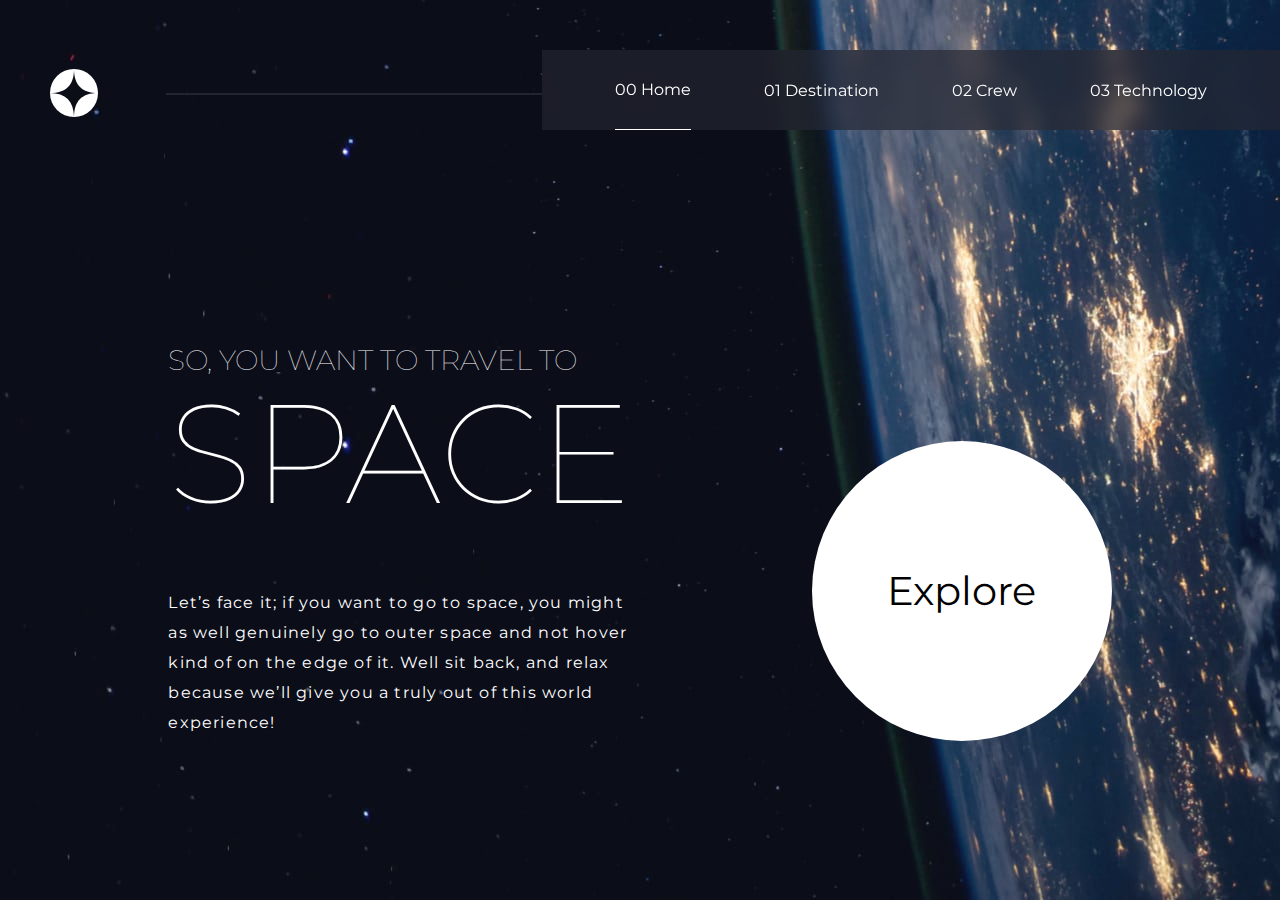
<file: index.html>
<!DOCTYPE html>
<html lang="en">
  <head>
    <meta charset="UTF-8" />
    <meta name="viewport" content="width=device-width, initial-scale=1.0" />
    <link rel="stylesheet" href="./style.css" />
    <link rel="icon" href="./assets/favicon-32x32.png" type="image/png" />
    <title>Space-X</title>
  </head>
  <body>
    <div class="header">
      <div class="logo">
        <svg xmlns="http://www.w3.org/2000/svg" width="48" height="48">
          <g fill="none" fill-rule="evenodd">
            <circle cx="24" cy="24" r="24" fill="#FFF" />
            <path
              fill="#0B0D17"
              d="M24 0c0 16-8 24-24 24 15.718.114 23.718 8.114 24 24 0-16 8-24 24-24-16 0-24-8-24-24z"
            />
          </g>
        </svg>
      </div>
      <ul class="links">
        <li><a class="active" id="home" href="./index.html">00 Home</a></li>
        <li>
          <a id="destination" href="./destination.html">01 Destination</a>
        </li>
        <li><a id="crew" href="./crew.html">02 Crew</a></li>
        <li><a id="tech" href="./tech.html">03 Technology</a></li>
      </ul>
      <div class="iconList" id="iconList22">
        <svg
          id="bar"
          xmlns="http://www.w3.org/2000/svg"
          viewBox="0 0 24 21"
          style="width: 40px; height: auto"
        >
          <g fill="#D0D6F9" fill-rule="evenodd">
            <path d="M0 0h24v3H0z" />
            <path d="M0 9h24v3H0z" />
            <path d="M0 18h24v3H0z" />
          </g>
        </svg>
        <svg
          id="close"
          class="none"
          xmlns="http://www.w3.org/2000/svg"
          viewBox="0 0 24 21"
          style="width: 40px; height: auto"
        >
          <g fill="#D0D6F9" fill-rule="evenodd">
            <path d="M2.575.954l16.97 16.97-2.12 2.122L.455 3.076z" />
            <path d="M.454 17.925L17.424.955l2.122 2.12-16.97 16.97z" />
          </g>
        </svg>
      </div>
    </div>
    <div class="landing">
      <div class="txt">
        <h3>So, you want to travel to</h3>
        <h1>Space</h1>
        <p>
          Let’s face it; if you want to go to space, you might as well genuinely
          go to outer space and not hover kind of on the edge of it. Well sit
          back, and relax because we’ll give you a truly out of this world
          experience!
        </p>
      </div>
      <div class="img">Explore</div>
    </div>
  </body>
  <script src="./main.js"></script>
</html>
</file>
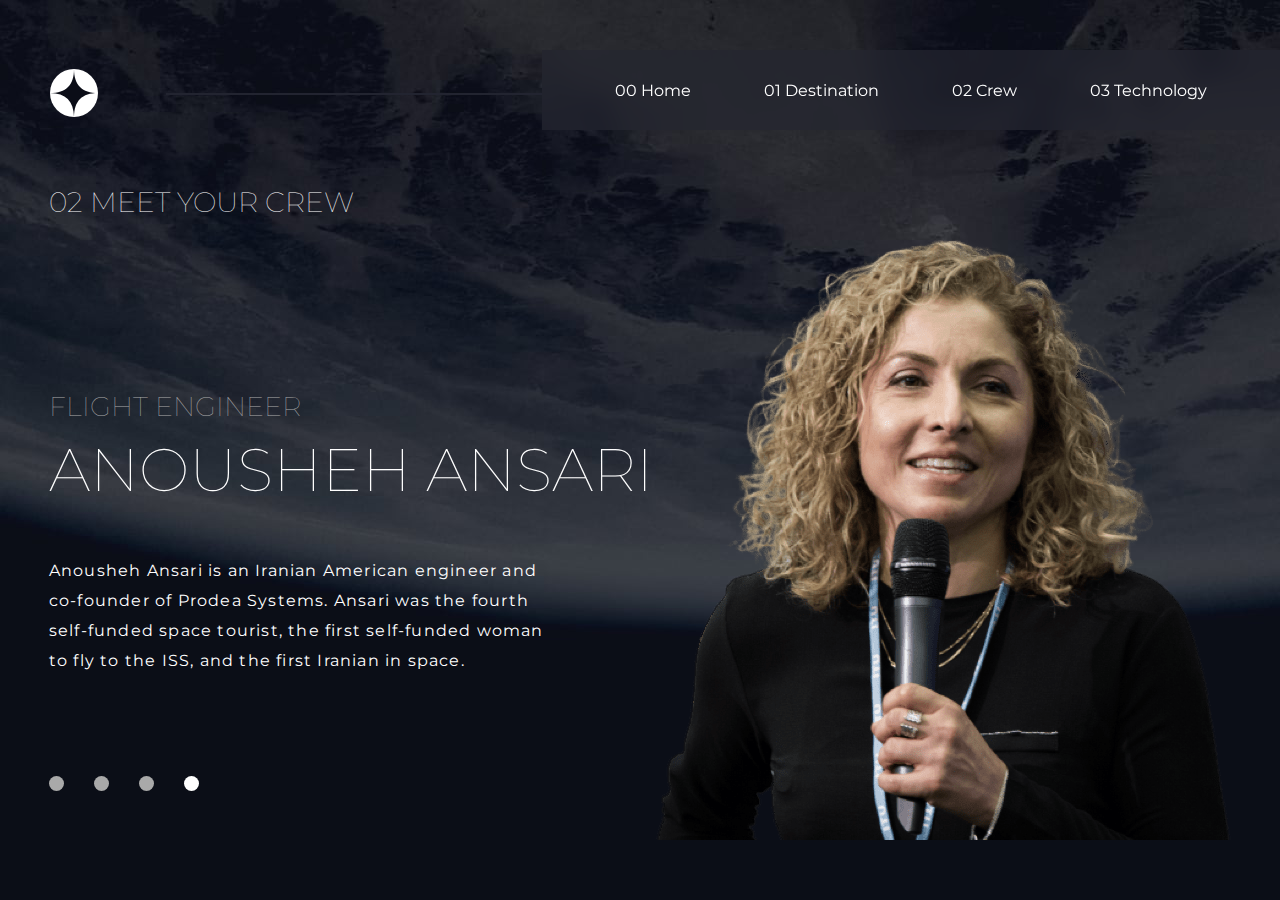
<file: crew.html>
<!DOCTYPE html>
<html lang="en">
  <head>
    <meta charset="UTF-8" />
    <meta name="viewport" content="width=device-width, initial-scale=1.0" />
    <link rel="stylesheet" href="./styleCrew.css" />
    <link rel="icon" href="./assets/favicon-32x32.png" type="image/png" />
    <title>Space-X</title>
  </head>
  <body>
    <div class="header">
      <div class="logo">
        <svg xmlns="http://www.w3.org/2000/svg" width="48" height="48">
          <g fill="none" fill-rule="evenodd">
            <circle cx="24" cy="24" r="24" fill="#FFF" />
            <path
              fill="#0B0D17"
              d="M24 0c0 16-8 24-24 24 15.718.114 23.718 8.114 24 24 0-16 8-24 24-24-16 0-24-8-24-24z"
            />
          </g>
        </svg>
      </div>
      <ul class="links">
        <li><a id="home" href="./index.html">00 Home</a></li>
        <li>
          <a  id="destination" href="./destination.html">01 Destination</a>
        </li>
        <li><a id="crew" href="./crew.html">02 Crew</a></li>
        <li><a id="tech" href="./tech.html">03 Technology</a></li>
      </ul>
      <div class="iconList" id="iconList22">
        <svg
          id="bar"
          xmlns="http://www.w3.org/2000/svg"
          viewBox="0 0 24 21"
          style="width: 40px; height: auto"
        >
          <g fill="#D0D6F9" fill-rule="evenodd">
            <path d="M0 0h24v3H0z" />
            <path d="M0 9h24v3H0z" />
            <path d="M0 18h24v3H0z" />
          </g>
        </svg>
        <svg
          id="close"
          class="none"
          xmlns="http://www.w3.org/2000/svg"
          viewBox="0 0 24 21"
          style="width: 40px; height: auto"
        >
          <g fill="#D0D6F9" fill-rule="evenodd">
            <path d="M2.575.954l16.97 16.97-2.12 2.122L.455 3.076z" />
            <path d="M.454 17.925L17.424.955l2.122 2.12-16.97 16.97z" />
          </g>
        </svg>
      </div>
    </div>
    <div class="landing">
      <div class="txt">
        <h3 class="h3BIG">02 Meet your crew</h3>
        <div class="fle">
          <h2 id="role">Flight Engineer</h2>
          <h1 id="name">Anousheh Ansari</h1>
          <p id="para">
            Anousheh Ansari is an Iranian American engineer and co-founder of
            Prodea Systems. Ansari was the fourth self-funded space tourist, the
            first self-funded woman to fly to the ISS, and the first Iranian in
            space.
          </p>
        </div>
        <ul id="ullist">
          <li class="list" lista="0"></li>
          <li class="list" lista="1"></li>
          <li class="list" lista="2"></li>
          <li class="list acttlist" lista="3"></li>
        </ul>
      </div>
      <div class="img">
        <h3 class="h3Small">02 Meet your crew</h3>

        <img id="imaga" src="./assets/crew/image-anousheh-ansari.png" alt="" />
      </div>
    </div>
  </body>
  <script src="./main.js"></script>
  <script src="./crewMain.js"></script>
</html>
</file>
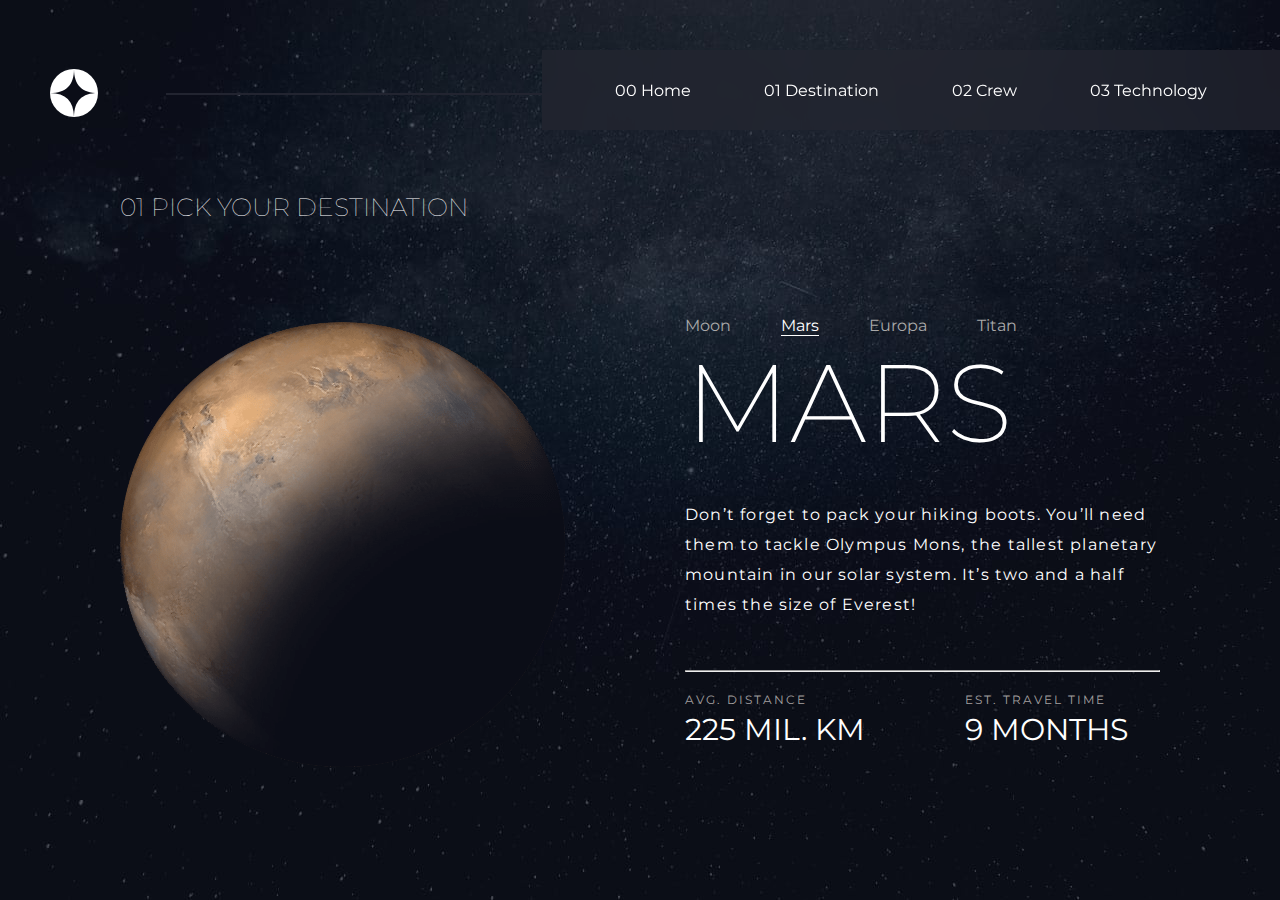
<file: destination.html>
<!DOCTYPE html>
<html lang="en">
  <head>
    <meta charset="UTF-8" />
    <meta name="viewport" content="width=device-width, initial-scale=1.0" />
    <link rel="stylesheet" href="./styleDestintaion.css" />
    <link rel="icon" href="./assets/favicon-32x32.png" type="image/png" />
    <title>Space-X</title>
  </head>
  <body>
    <div class="header">
      <div class="logo">
        <svg xmlns="http://www.w3.org/2000/svg" width="48" height="48">
          <g fill="none" fill-rule="evenodd">
            <circle cx="24" cy="24" r="24" fill="#FFF" />
            <path
              fill="#0B0D17"
              d="M24 0c0 16-8 24-24 24 15.718.114 23.718 8.114 24 24 0-16 8-24 24-24-16 0-24-8-24-24z"
            />
          </g>
        </svg>
      </div>
      <ul class="links">
        <li><a id="home" href="./index.html">00 Home</a></li>
        <li>
          <a  id="destination" href="./destination.html">01 Destination</a>
        </li>
        <li><a id="crew" href="./crew.html">02 Crew</a></li>
        <li><a id="tech" href="./tech.html">03 Technology</a></li>
      </ul>
      <div class="iconList" id="iconList22">
        <svg
          id="bar"
          xmlns="http://www.w3.org/2000/svg"
          viewBox="0 0 24 21"
          style="width: 40px; height: auto"
        >
          <g fill="#D0D6F9" fill-rule="evenodd">
            <path d="M0 0h24v3H0z" />
            <path d="M0 9h24v3H0z" />
            <path d="M0 18h24v3H0z" />
          </g>
        </svg>
        <svg
          id="close"
          class="none"
          xmlns="http://www.w3.org/2000/svg"
          viewBox="0 0 24 21"
          style="width: 40px; height: auto"
        >
          <g fill="#D0D6F9" fill-rule="evenodd">
            <path d="M2.575.954l16.97 16.97-2.12 2.122L.455 3.076z" />
            <path d="M.454 17.925L17.424.955l2.122 2.12-16.97 16.97z" />
          </g>
        </svg>
      </div>
    </div>

    <div class="landing">
      <div class="flex">
        <div class="img">
          <div class="catigory">01 Pick your destination</div>

          <img id="imga" src="./assets/destination/image-mars.png" alt="" />
        </div>
        <div class="txt">
          <ul id="ul">
            <li class="ullis">Moon</li>
            <li class="ullis active">Mars</li>
            <li class="ullis">Europa</li>
            <li class="ullis">Titan</li>
          </ul>
          <h1 id="h1txt">Mars</h1>
          <p id="ptxt">
            Don’t forget to pack your hiking boots. You’ll need them to tackle
            Olympus Mons, the tallest planetary mountain in our solar system.
            It’s two and a half times the size of Everest!
          </p>
          <hr />
          <div class="info">
            <div class="distance">
              <div class="t1">Avg. distance</div>
              <div class="t2">225 mil. km</div>
            </div>
            <div class="travelTime">
              <div class="s1">Est. travel time</div>
              <div class="s2">9 months</div>
            </div>
          </div>
        </div>
      </div>
    </div>
  </body>
  <script src="./main.js"></script>
  <script src="./destinationMain.js"></script>
</html>
</file>
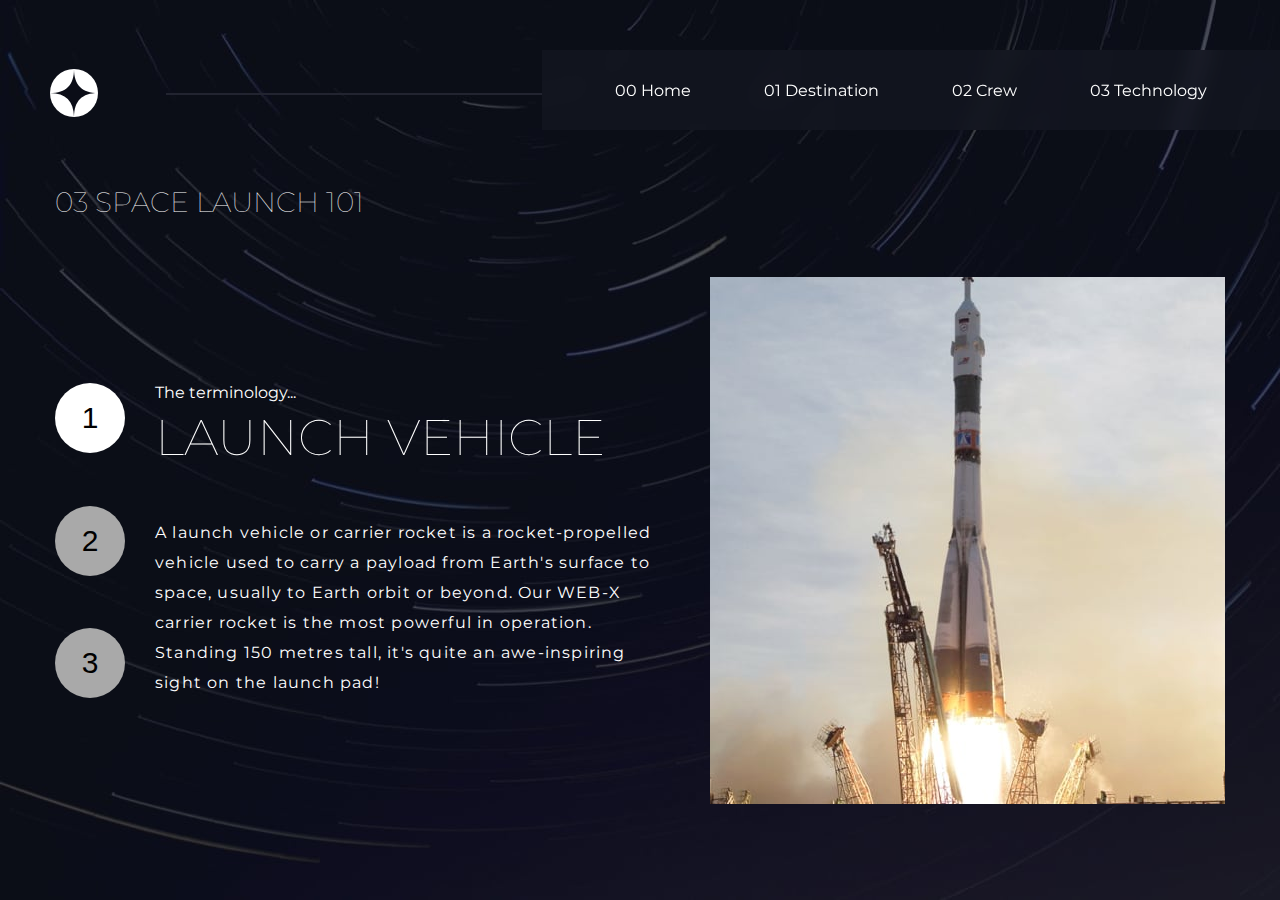
<file: tech.html>
<!DOCTYPE html>
<html lang="en">
  <head>
    <meta charset="UTF-8" />
    <meta name="viewport" content="width=device-width, initial-scale=1.0" />
    <link rel="stylesheet" href="./tech.css" />
    <link rel="icon" href="./assets/favicon-32x32.png" type="image/png" />
    <title>Space-X</title>
  </head>
  <body>
    <div class="header">
      <div class="logo">
        <svg xmlns="http://www.w3.org/2000/svg" width="48" height="48">
          <g fill="none" fill-rule="evenodd">
            <circle cx="24" cy="24" r="24" fill="#FFF" />
            <path
              fill="#0B0D17"
              d="M24 0c0 16-8 24-24 24 15.718.114 23.718 8.114 24 24 0-16 8-24 24-24-16 0-24-8-24-24z"
            />
          </g>
        </svg>
      </div>
      <ul class="links">
        <li><a id="home" href="./index.html">00 Home</a></li>
        <li>
          <a  id="destination" href="./destination.html">01 Destination</a>
        </li>
        <li><a id="crew" href="./crew.html">02 Crew</a></li>
        <li><a id="tech" href="./tech.html">03 Technology</a></li>
      </ul>
      <div class="iconList" id="iconList22">
        <svg
          id="bar"
          xmlns="http://www.w3.org/2000/svg"
          viewBox="0 0 24 21"
          style="width: 40px; height: auto"
        >
          <g fill="#D0D6F9" fill-rule="evenodd">
            <path d="M0 0h24v3H0z" />
            <path d="M0 9h24v3H0z" />
            <path d="M0 18h24v3H0z" />
          </g>
        </svg>
        <svg
          id="close"
          class="none"
          xmlns="http://www.w3.org/2000/svg"
          viewBox="0 0 24 21"
          style="width: 40px; height: auto"
        >
          <g fill="#D0D6F9" fill-rule="evenodd">
            <path d="M2.575.954l16.97 16.97-2.12 2.122L.455 3.076z" />
            <path d="M.454 17.925L17.424.955l2.122 2.12-16.97 16.97z" />
          </g>
        </svg>
      </div>
    </div>
    <h3 class="h3Small">03 Space launch 101</h3>

    <div class="landing">
      <div class="txt">
        <h3 class="h3BIG">03 Space launch 101</h3>
        <div class="list">
          <div class="numbers" id="numbers">
            <button class="list1 acttlist">1</button>
            <button class="list1">2</button>
            <button class="list1">3</button>
          </div>
          <div class="ttxt">
            <div>The terminology...</div>
            <h1 id="h1txt">Launch vehicle</h1>
            <p id="paratxt">
              A launch vehicle or carrier rocket is a rocket-propelled vehicle
              used to carry a payload from Earth's surface to space, usually to
              Earth orbit or beyond. Our WEB-X carrier rocket is the most
              powerful in operation. Standing 150 metres tall, it's quite an
              awe-inspiring sight on the launch pad!
            </p>
          </div>
        </div>
      </div>
      <img id="imgag" src="./" alt="" />
    </div>
  </body>
  <script src="./main.js"></script>
  <script src="./tech.js"></script>
</html>
</file>
<file: style.css>
@import url("https://fonts.googleapis.com/css2?family=Montserrat:ital,wght@0,100..900;1,100..900&display=swap");
* {
  -webkit-box-sizing: border-box;
  -o-box-sizing: border-box;
  -moz-box-sizing: border-box;
  -ms-box-sizing: border-box;
  box-sizing: border-box;
  padding: 0;
  margin: 0;
  list-style: none;
}
body {
  background-image: url(./assets/home/background-home-desktop.jpg);
  color: white;
  font-family: "Montserrat", sans-serif;
  background-repeat: no-repeat;
  background-size: cover;
  background-attachment: fixed;
  li {
    color: darkgray;
  }
}
a {
  text-decoration: none;
  color: white !important;
  text-decoration: none;
  height: 80px;
  display: flex;
  align-items: center;
  width: 100%;
}
a:hover {
  border-bottom: solid 2px white;
}
.header {
  display: flex;
  justify-content: space-between;
  padding: 50px;
  padding-right: 0;
  position: relative;
}
.header li {
  height: 80px;
  display: flex;
  align-items: center;
}
ul.links {
  display: flex;
  justify-content: space-evenly;
  align-items: center;
  width: 60%;
  background-color: #242631a8;
  -webkit-backdrop-filter: blur(10px);
  -o-backdrop-filter: blur(10px);
  -moz-backdrop-filter: blur(10px);
  backdrop-filter: blur(10px);
  height: fit-content;
}

li {
  cursor: pointer;
}
.logo {
  width: 85px;
  height: 85px;
  display: flex;
  align-items: center;
}
.logo img {
  max-width: 100%;
  max-height: 100%;
}
.header:before {
  content: "";
  position: absolute;
  width: 30%;
  height: 2px;
  background: #222430;
  top: 50%;
  left: 13%;
}

.landing {
  display: flex;
  justify-content: space-evenly;
  align-items: center;
  height: 79vh;
}
.landing .txt {
  width: 475px;
}
.landing .txt h1 {
  text-transform: uppercase;
  font-size: 140px;
  font-weight: 100;
  margin-top: -10px;
}
.landing p {
  line-height: 30px;
  letter-spacing: 1.2px;
  margin-top: 50px;
}
.landing h3 {
  font-size: 28px;
  font-weight: 100;
  text-transform: uppercase;
}
.landing .img {
  background: white;
  width: 300px;
  height: 300px;
  border-radius: 200%;
  display: flex;
  align-items: center;
  justify-content: center;
  color: black;
  font-size: 40px;
  position: relative;
  top: 50px;
}
.active {
  color: white;
  border-bottom: solid 1px white;
}
.iconList {
  display: none;
}

.none {
  display: none;
}

.block {
  display: block !important;
}

/* responsive */

@media (max-width: 1100px) {
  body {
    background-image: url(./assets/home/background-home-tablet.jpg);
  }
  .landing .txt h1 {
    font-size: 120px;
  }
  .landing h3 {
    font-size: 24px;
  }
  .landing p {
    line-height: 27px;
    letter-spacing: 1px;
  }
  .landing .img {
    width: 250px;
    height: 250px;
  }
  .header:before {
    display: none;
  }
}
@media (max-width: 600px) {
  body {
    background-image: url(./assets/home/background-home-mobile.jpg);
  }
  .landing .txt h1 {
    font-size: 100px;
  }
  .landing h3 {
    font-size: 20px;
  }
  .landing p {
    line-height: 25px;
    letter-spacing: 1px;
  }
  .landing .img {
    width: 220px;
    height: 220px;
  }
  .landing .txt {
    width: auto;
    padding-left: 30px;
    padding-right: 30px;
  }
}
@media (max-width: 900px) {
  ul.links {
    display: none;
    position: absolute;
    right: 10%;
    top: 70%;
    border-radius: 30px;
    padding: 0 30px;
    z-index: 9999;
  }
  .landing {
    flex-direction: column;
    justify-content: start;
  }
  .landing .txt {
    text-align: center;
  }
  .iconList {
    display: flex;
    align-items: center;
    width: 25%;
    justify-content: space-around;
  }
}
@media (max-width: 400px) {
  .landing .txt h1 {
    font-size: 70px;
  }
  .landing h3 {
    font-size: 14px;
  }
  .landing p {
    line-height: 25px;
    letter-spacing: 0px;
    font-size: 14px;
  }
  .landing .img {
    width: 170px;
    height: 170px;
    font-size: 30px;
  }
  .landing .txt {
    width: auto;
    padding-left: 30px;
    padding-right: 30px;
  }
}
</file>
<file: styleCrew.css>
@import url("https://fonts.googleapis.com/css2?family=Montserrat:ital,wght@0,100..900;1,100..900&display=swap");
* {
  -webkit-box-sizing: border-box;
  -o-box-sizing: border-box;
  -moz-box-sizing: border-box;
  -ms-box-sizing: border-box;
  box-sizing: border-box;
  padding: 0;
  margin: 0;
  list-style: none;
}
body {
  background-image: url(./assets/crew/background-crew-desktop.jpg);
  color: white;
  font-family: "Montserrat", sans-serif;
  background-repeat: no-repeat;
  background-size: cover;
  background-attachment: fixed;
  li {
    color: darkgray;
  }
}

a {
  text-decoration: none;
  color: white !important;
  text-decoration: none;
  color: white;
  height: 80px;
  display: flex;
  align-items: center;
  width: 100%;
}
a:hover {
  border-bottom: solid 2px white;
}
.header li {
  height: 80px;
  display: flex;
  align-items: center;
}
.header {
  display: flex;
  justify-content: space-between;
  padding: 50px;
  padding-right: 0;
  position: relative;
}
ul.links {
  display: flex;
  justify-content: space-evenly;
  align-items: center;
  width: 60%;
  background-color: #242631a8;
  -webkit-backdrop-filter: blur(10px);
  -o-backdrop-filter: blur(10px);
  -moz-backdrop-filter: blur(10px);
  backdrop-filter: blur(10px);
  height: fit-content;
}

li {
  cursor: pointer;
}
.logo {
  width: 85px;
  height: 85px;
  display: flex;
  align-items: center;
}
.logo img {
  max-width: 100%;
  max-height: 100%;
}
.header:before {
  content: "";
  position: absolute;
  width: 30%;
  height: 2px;
  background: #222430;
  top: 50%;
  left: 13%;
}

.landing {
  display: flex;
  justify-content: space-around;
  align-items: center;
  height: 79vh;
  position: relative;
}
.landing .txt {
  width: 510px;
}
.landing .txt h1 {
  text-transform: uppercase;
  font-size: 60px;
  font-weight: 100;
  margin-top: -10px;
  width: 710px;
}
.landing p {
  line-height: 30px;
  letter-spacing: 1.2px;
  margin-top: 50px;
}
.landing h3 {
  font-size: 28px;
  font-weight: 100;
  text-transform: uppercase;
  position: absolute;
  top: 0;
}
.landing h2 {
  text-transform: uppercase;
  font-size: 27px;
  font-weight: 100;
  color: darkgray;
  margin-bottom: 20px;
  margin-top: 100px;
}
.landing ul {
  display: flex;
}
.landing ul li {
  height: 15px;
  width: 15px;
  background-color: darkgray;
  border-radius: 100%;
  border: none;
  margin-right: 30px;
  margin-top: 100px;
}
.iconList {
  display: none;
}
.active {
  color: white;
  border-bottom: solid 1px white;
}
.acttlist {
  background-color: white !important;
}
h3.h3Small {
  display: none;
}

.none {
  display: none;
}

.block {
  display: block !important;
}
/* responsive */

@media (max-width: 1200px) {
  .landing {
    justify-content: space-evenly;
  }
  .landing .txt h1 {
    font-size: 50px;
  }
  .landing h2 {
    font-size: 24px;
  }
  .landing h3 {
    font-size: 24px;
  }
  .landing p {
    line-height: 27px;
    letter-spacing: 1px;
  }
  .img img {
    width: 400px;
  }
}
@media (max-width: 1000px) {
  .header {
    margin-bottom: 100px;
  }
  .header::before {
    display: none;
  }
  .landing {
    flex-direction: column-reverse;
    height: auto;
  }
  .landing .txt {
    text-align: center;
    display: flex;
    flex-direction: column-reverse;
  }
  .landing .txt h1 {
    font-size: 40px;
    width: auto;
  }
  .landing .txt h3 {
    transform: translate(50%, -300%);
  }
  .landing ul {
    justify-content: center;
  }
  .landing ul li {
    margin-top: 60px;
  }
  .landing .txt p {
    line-height: 30px;
    letter-spacing: 0.9px;
    margin-top: 30px;
    margin-bottom: 50px;
  }
}

@media (max-width: 900px) {
  ul.links {
    display: none;
    position: absolute;
    right: 10%;
    top: 70%;
    border-radius: 30px;
    padding: 0 30px;
    z-index: 9999;
  }
  .iconList {
    display: flex;
    align-items: center;
    width: 25%;
    justify-content: space-around;
  }
}

@media (max-width: 599px) {
  .header {
    margin-bottom: 0;
  }
  .landing .txt h1 {
    font-size: 35px;
  }
  .landing h2 {
    font-size: 20px;
  }
  .landing h3.h3BIG {
    display: none;
  }
  .landing h3.h3Small {
    display: block;
    position: inherit;
    text-align: center;
    margin-bottom: 50px;
  }
  .landing .landing p {
    line-height: 25px;
    letter-spacing: 1px;
  }

  .landing .txt {
    width: auto;
    padding-left: 30px;
    padding-right: 30px;
  }
  .landing img {
    width: 300px;
  }
}
@media (max-width: 400px) {
  .landing img {
    width: 250px;
  }
  .landing h3.h3Small {
    font-size: 20px;
  }
}
</file>
<file: styleDestintaion.css>
@import url("https://fonts.googleapis.com/css2?family=Montserrat:ital,wght@0,100..900;1,100..900&display=swap");
* {
  -webkit-box-sizing: border-box;
  -o-box-sizing: border-box;
  -moz-box-sizing: border-box;
  -ms-box-sizing: border-box;
  box-sizing: border-box;
  padding: 0;
  margin: 0;
  list-style: none;
}
body {
  background-image: url(./assets/destination/background-destination-desktop.jpg);
  color: white;
  font-family: "Montserrat", sans-serif;
  background-repeat: no-repeat;
  background-size: cover;
  background-attachment: fixed;
  li {
    color: darkgray;
  }
}
a {
  text-decoration: none;
  color: white !important;
  text-decoration: none;
  color: white;
  height: 80px;
  display: flex;
  align-items: center;
  width: 100%;
}
a:hover {
  border-bottom: solid 2px white;
}
.header {
  display: flex;
  justify-content: space-between;
  padding: 50px;
  padding-right: 0;
  position: relative;
}
ul.links {
  display: flex;
  justify-content: space-evenly;
  align-items: center;
  width: 60%;
  background-color: #242631a8;
  -webkit-backdrop-filter: blur(10px);
  -o-backdrop-filter: blur(10px);
  -moz-backdrop-filter: blur(10px);
  backdrop-filter: blur(10px);
  height: fit-content;
}
.header li {
  height: 80px;
  display: flex;
  align-items: center;
}
li {
  color: darkgray;
  cursor: pointer;
}
.logo {
  width: 85px;
  height: 85px;
  display: flex;
  align-items: center;
}
.logo img {
  max-width: 100%;
  max-height: 100%;
}
.header:before {
  content: "";
  position: absolute;
  width: 30%;
  height: 2px;
  background: #222430;
  top: 50%;
  left: 13%;
}
.landing .txt ul {
  display: flex;
}
.landing .txt ul li {
  margin-right: 50px;
}
.flex {
  display: flex;
  align-items: center;
  justify-content: space-evenly;
  min-height: 77vh;
}
.txt {
  width: 475px;
}
.landing .txt p {
  line-height: 30px;
  letter-spacing: 1.2px;
  margin-top: 30px;
  margin-bottom: 50px;
}
.landing .txt h1 {
  font-size: 110px;
  text-transform: uppercase;
  font-weight: 200;
}
.info {
  display: flex;
  text-transform: uppercase;
  margin-top: 20px;
}
.t1,
.s1 {
  font-size: 12px;
  color: #a4a0a0;
  letter-spacing: 2px;
}
.t2,
.s2 {
  font-size: 30px;
  margin-top: 4px;
}
.travelTime {
  margin-left: 100px;
}
.catigory {
  position: relative;
  left: 0;
  bottom: 100px;
  font-size: 25px;
  text-transform: uppercase;
  font-weight: 100;
}
.iconList {
  display: none;
}
.active {
  color: white;
  border-bottom: solid 1px white;
}

.none {
  display: none;
}

.block {
  display: block !important;
}
/* responsive */

@media (max-width: 1100px) {
  .landing img {
    width: 350px;
  }
  .landing .txt h1 {
    font-size: 80px;
  }
  .catigory {
    font-size: 22px;
  }
  .landing .txt p {
    line-height: 30px;
    letter-spacing: 0.9px;
    margin-top: 30px;
    margin-bottom: 50px;
  }
  .header:before {
    display: none;
  }
}

@media (max-width: 1000px) {
  .flex {
    flex-direction: column;
    min-height: auto;
  }
  .catigory {
    position: inherit;
    text-align: center;
    margin-bottom: 50px;
  }
  .landing .txt ul li {
    margin-right: 0;
  }
  .landing .txt ul {
    justify-content: space-evenly;
  }
  .landing .txt {
    text-align: center;
  }
  .landing .info {
    justify-content: space-around;
    margin-bottom: 50px;
  }
  .landing .img img {
    margin-bottom: 50px;
  }
}
@media (max-width: 900px) {
  ul.links {
    display: none;
    position: absolute;
    right: 10%;
    top: 70%;
    border-radius: 30px;
    padding: 0 30px;
    z-index: 9999;
  }
  .iconList {
    display: flex;
    align-items: center;
    width: 25%;
    justify-content: space-around;
  }
}
@media (max-width: 600px) {
  .landing .txt h1 {
    font-size: 75px;
  }
  .landing p {
    line-height: 25px;
    letter-spacing: 1px;
  }
  .landing .txt {
    width: auto;
    padding-left: 30px;
    padding-right: 30px;
  }
  .t2,
  .s2 {
    font-size: 22px;
  }
}
@media (max-width: 450px) {
  .landing img {
    padding: 35px;
  }
}
</file>
<file: tech.css>
@import url("https://fonts.googleapis.com/css2?family=Montserrat:ital,wght@0,100..900;1,100..900&display=swap");
* {
  -webkit-box-sizing: border-box;
  -o-box-sizing: border-box;
  -moz-box-sizing: border-box;
  -ms-box-sizing: border-box;
  box-sizing: border-box;
  padding: 0;
  margin: 0;
  list-style: none;
}
body {
  background-image: url(./assets/technology/background-technology-desktop.jpg);
  color: white;
  font-family: "Montserrat", sans-serif;
  background-repeat: no-repeat;
  background-size: cover;
  background-attachment: fixed;
  height: 100%;
}
a {
  text-decoration: none;
  color: white !important;
  text-decoration: none;
  height: 80px;
  display: flex;
  align-items: center;
  width: 100%;
}
a:hover {
  border-bottom: solid 2px white;
}
/* تنسيق عناصر القائمة */
ul,
ol {
  color: darkgray; /* تعيين لون النص لعناصر القائمة */
}
.header {
  display: flex;
  justify-content: space-between;
  padding: 50px;
  padding-right: 0;
  position: relative;
}
.header li {
  height: 80px;
  display: flex;
  align-items: center;
}
ul.links {
  display: flex;
  justify-content: space-evenly;
  align-items: center;
  width: 60%;
  background-color: #2426314a;
  -webkit-backdrop-filter: blur(10px);
  -o-backdrop-filter: blur(10px);
  -moz-backdrop-filter: blur(10px);
  backdrop-filter: blur(10px);
  height: fit-content;
}

li {
  cursor: pointer;
}
.logo {
  width: 85px;
  height: 85px;
  display: flex;
  align-items: center;
}
.logo img {
  max-width: 100%;
  max-height: 100%;
}
.header:before {
  content: "";
  position: absolute;
  width: 30%;
  height: 2px;
  background: #222430;
  top: 50%;
  left: 13%;
}
.h3Small {
  display: none;
}
.landing {
  display: flex;
  justify-content: space-evenly;
  align-items: center;
  height: 79vh;
  position: relative;
}
.landing .txt {
  width: 600px;
}
.landing .numbers {
  display: flex;
  flex-direction: column;
  justify-content: space-between;
}
.landing .ttxt {
  width: 500px;
}
.landing .txt h1 {
  text-transform: uppercase;
  font-size: 50px;
  font-weight: 100;
  margin-top: 5px;
}
.landing p {
  line-height: 30px;
  letter-spacing: 1.2px;
  margin-top: 50px;
}
.landing h3 {
  position: absolute;
  top: 0;
  font-size: 28px;
  font-weight: 100;
  text-transform: uppercase;
}
.landing .list {
  display: flex;
  justify-content: space-between;
}
.landing .numbers button {
  width: 70px;
  height: 70px;
  border-radius: 100%;
  font-size: 30px;
  background: darkgray;
  border: none;
  cursor: pointer;
}
.iconList {
  display: none;
}
.active {
  color: white;
  border-bottom: solid 1px white;
}
.acttlist {
  background-color: white !important;
}

.none {
  display: none;
}

.block {
  display: block !important;
}
/* responsive */

@media (max-width: 1200px) {
  .landing img {
    width: 400px;
  }
  .landing .txt h3 {
    font-size: 24px;
  }
  .landing .txt h1 {
    font-size: 40px;
  }
  .landing .txt p {
    letter-spacing: 1px;
  }
}

@media (max-width: 1100px) {
  .landing img {
    width: 300px;
  }
  .landing .txt p {
    letter-spacing: 0.5px;
    font-size: 15px;
  }
}
@media (max-width: 1000px) {
  body {
    background-image: url(./assets/technology/background-technology-tablet.jpg);
  }
  .header {
    margin-bottom: 100px;
  }
  .landing {
    flex-direction: column-reverse;
    /* max-height: 100vh; */
    height: auto;
  }
  .landing img {
    width: 100%;
    margin-bottom: 50px;
  }
  .landing .list {
    flex-direction: column;
  }
  .numbers {
    flex-direction: row !important;
    justify-content: space-evenly !important;
    width: 350px;
    margin: auto;
  }
  .landing .txt {
    width: auto;
    text-align: center;
  }
  .landing .ttxt {
    margin-top: 50px;
  }
  .landing .txt h1 {
    font-size: 50px;
  }
  .landing p {
    line-height: 30px;
    letter-spacing: 1.2px;
    margin-bottom: 50px;
  }
  .landing h3 {
    font-size: 28px;
    transform: translate(50%, -300%);
  }
}

@media (max-width: 900px) {
  .header::before {
    display: none;
  }
  ul.links {
    display: none;
    position: absolute;
    right: 10%;
    top: 70%;
    border-radius: 30px;
    padding: 0 30px;
    z-index: 9999;
  }
  .iconList {
    display: flex;
    align-items: center;
    width: 25%;
    justify-content: space-around;
  }
  .landing .numbers button {
    width: 50px;
    height: 50px;
  }
}

@media (max-width: 650px) {
  body {
    background-image: url(./assets/technology/background-technology-mobile.jpg);
  }
  .landing {
    /* max-height: 85vh; */
  }
  .landing .txt h1 {
    font-size: 30px;
  }
  .landing .ttxt {
    width: auto;
    max-width: 500px;
    padding-left: 30px;
    padding-right: 30px;
  }
  .h3BIG {
    display: none;
  }
  h3.h3Small {
    display: block;
    position: inherit;
    text-align: center;
    margin-bottom: 50px;
    transform: none;
    font-size: 20px;
    font-weight: 100;
  }
  .landing .img {
    margin-top: 20px;
  }
  .header {
    margin-bottom: 0;
  }
}
</file>
